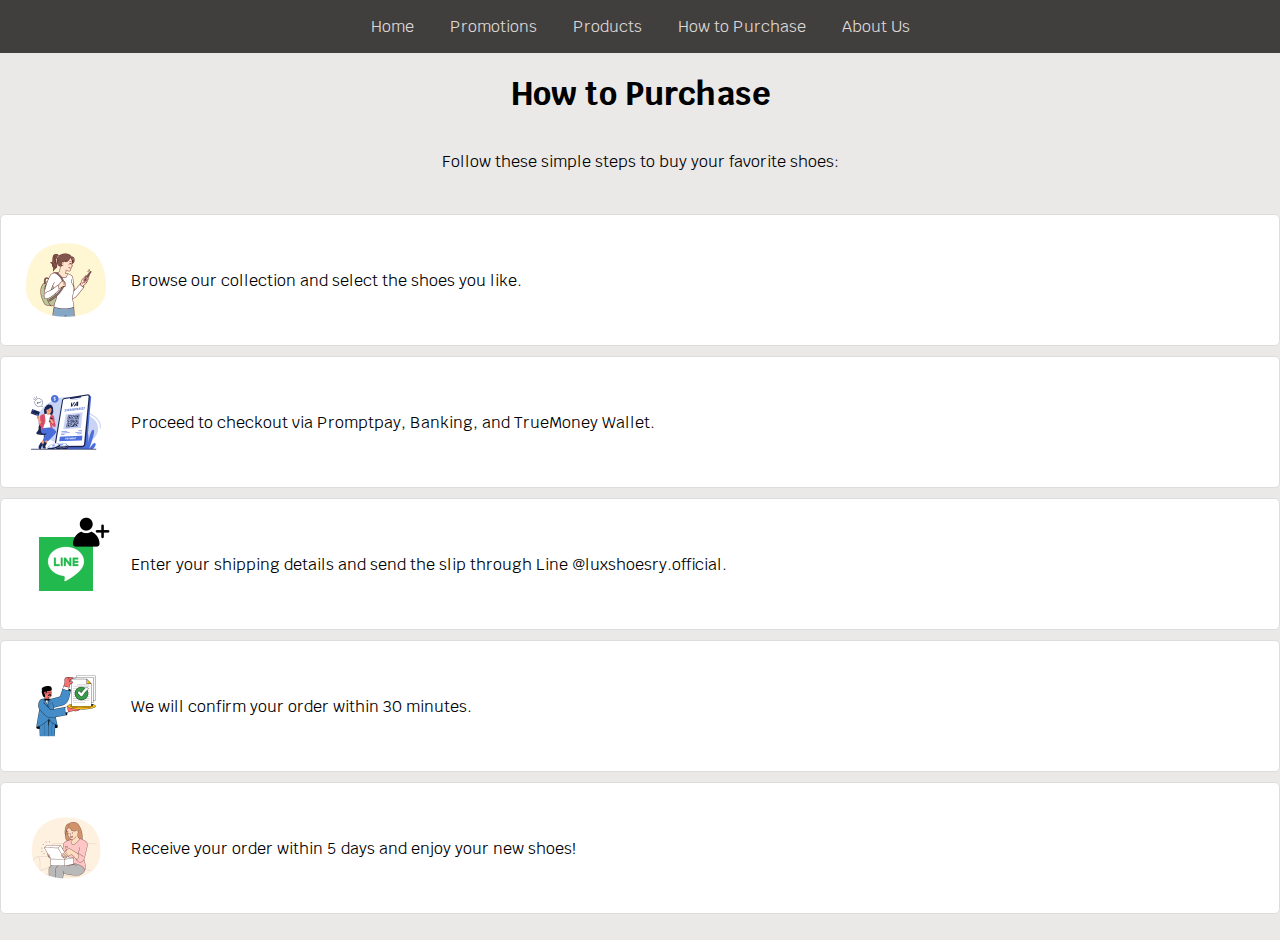
<file: howtopurchase.html>
<!DOCTYPE html>
<html>
<head>
  <title>LuxShoesry</title>
  <link rel="stylesheet" href="howtopurchase.css">
  <link rel="preconnect" href="https://fonts.googleapis.com">
  <link rel="preconnect" href="https://fonts.gstatic.com" crossorigin>
  <link href="https://fonts.googleapis.com/css2?family=Krub&display=swap" rel="stylesheet">
</head> 
<body>
  <nav>
    <a href="index.html">Home</a>
    <a href="promotions.html">Promotions</a>
    <a href="products.html">Products</a>
    <a href="howtopurchase.html">How to Purchase</a>
    <a href="aboutus.html">About Us</a>
  </nav>

  <h1>How to Purchase</h1>
  <p>Follow these simple steps to buy your favorite shoes:</p>
  <ol>
    <li class="step-1">
      <img src="1.png" alt="Browse Collection">
      Browse our collection and select the shoes you like.
    </li>
    <li class="step-2">
      <img src="2.png" alt="Checkout">
      Proceed to checkout via Promptpay, Banking, and TrueMoney Wallet.
    </li>
    <li class="step-3">
      <img src="3.png" alt="Shipping Details">
      Enter your shipping details and send the slip through Line @luxshoesry.official.
    </li>
    <li class="step-4">
      <img src="4.png" alt="Order Confirmation">
      We will confirm your order within 30 minutes.
    </li>
    <li class="step-5">
      <img src="5.png" alt="Enjoy Your Shoes">
      Receive your order within 5 days and enjoy your new shoes!
    </li>
  </ol>  
</body>
</html>
</file>
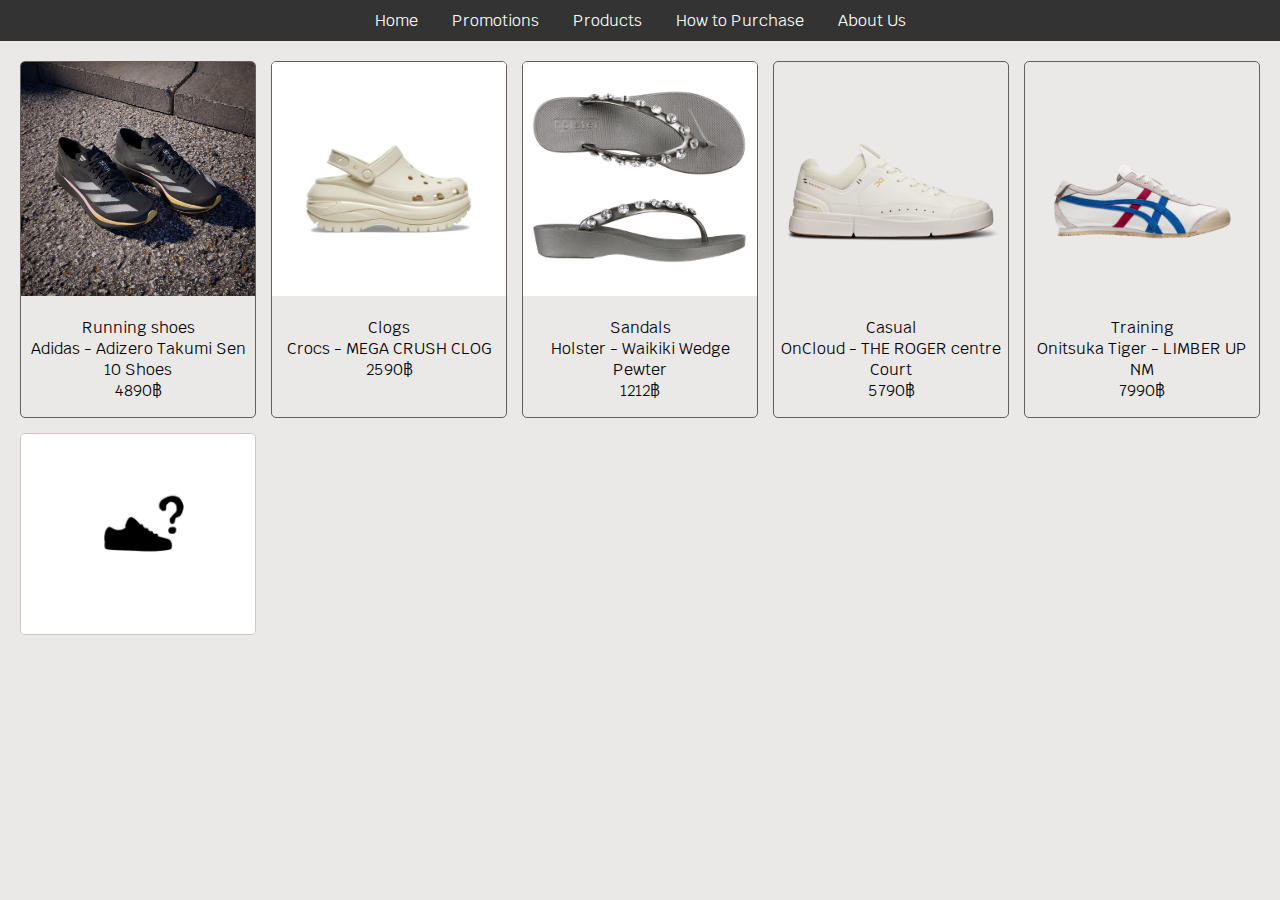
<file: products.html>
<!DOCTYPE html>
<html lang="en">
<head>
    <meta charset="UTF-8">
    <meta name="viewport" content="width=device-width, initial-scale=1.0">
    <title>LuxShoesry</title>
    <link rel="stylesheet" href="products.css">
    <link rel="preconnect" href="https://fonts.googleapis.com">
    <link rel="preconnect" href="https://fonts.gstatic.com" crossorigin>
    <link href="https://fonts.googleapis.com/css2?family=Krub&display=swap" rel="stylesheet">
</head>
<body>
    <nav>
        <a href="index.html">Home</a>
        <a href="promotions.html">Promotions</a>
        <a href="products.html">Products</a>
        <a href="howtopurchase.html">How to Purchase</a>
        <a href="aboutus.html">About Us</a>
    </nav>

    <div class="product-container">
        <!-- Product 1 -->
        <div class="product">
            <a href="#lightbox1">
                <img src="adizero.png" alt="Shoe 1">
            </a>
            <p>Running shoes <br> Adidas - Adizero Takumi Sen 10 Shoes <br> 4890฿</p>
        </div>
        <div id="lightbox1" class="lightbox">
            <a href="#_"><img src="adizero.2.avif" alt="Shoe 1 Enlarged"></a>
            <a href="#_"><img src="adizero.3.avif" alt="Shoe 1 Additional View"></a>
        </div>

        <!-- Product 2 -->
        <div class="product">
            <a href="#lightbox2">
                <img src="crocs.webp" alt="Shoe 2">
            </a>
            <p>Clogs<br> Crocs - MEGA CRUSH CLOG <br> 2590฿</p>
        </div>
        <div id="lightbox2" class="lightbox">
            <a href="#_"><img src="crocs.2.webp" alt="Shoe 2 Enlarged"></a>
            <a href="#_"><img src="crocs.3.webp" alt="Shoe 2 Additional View"></a>
        </div>

        <!-- Product 3 -->
        <div class="product">
            <a href="#lightbox3">
                <img src="holster.webp" alt="Shoe 3">
            </a>
            <p>Sandals<br> Holster - Waikiki Wedge Pewter <br> 1212฿</p>
        </div>
        <div id="lightbox3" class="lightbox">
            <a href="#_"><img src="holster.webp" alt="Shoe 3 Enlarged"></a>
            <a href="#_"><img src="holster.2.webp" alt="Shoe 3 Additional View"></a>
        </div>

        <!-- Product 4 -->
        <div class="product">
            <a href="#lightbox4">
                <img src="oncloud.avif" alt="Shoe 4">
            </a>
            <p>Casual<br> OnCloud - THE ROGER centre Court <br> 5790฿</p>
        </div>
        <div id="lightbox4" class="lightbox">
            <a href="#_"><img src="oncloud.1.avif" alt="Shoe 4 Enlarged"></a>
            <a href="#_"><img src="oncloud.2.avif" alt="Shoe 4 Additional View"></a>
        </div>

        <!-- Product 5 -->
        <div class="product">
            <a href="#lightbox5">
                <img src="onitsuka.webp" alt="Shoe 5">
            </a>
            <p>Training<br> Onitsuka Tiger - LIMBER UP NM <br> 7990฿</p>
        </div>
        <div id="lightbox5" class="lightbox">
            <a href="#_"><img src="onitsuka.1.webp" alt="Shoe 5 Enlarged"></a>
            <a href="#_"><img src="onitsuka.2.webp" alt="Shoe 5 Additional View"></a>
        </div>

        <!-- Product 6 (Coming Soon) -->
        <div class="product coming-soon">
            <div class="image-container">
                <img src="comingsoon.png" alt="Coming Soon Shoe">
                <div class="overlay-text">Coming Soon - Stay Tuned!</div>
             </div>
        </div>


    </div>

    <script src="script.js"></script>

</body>
</html>
</file>
<file: howtopurchase.css>
body { 
    font-family: 'Krub', serif;
    margin: 0;
    padding: 0;
    display: flex; /* Enables flexbox */
    flex-direction: column;/* Aligns items in a column */
    background-color:#ebe8e8;
}

nav {
    background-color: #413f3d;
    color: white;
    padding: 1rem;
    text-align: center;
    position: static;
}
nav a {
    color: #ded7d6;
    margin: 0 1em;
    text-decoration: none;
    transition: background-color 0.3s;
}
nav a:hover {
    background-color: #555;
}
h1 {
    text-align: center;
    margin-top: 20px;
}

p {
    text-align: center;
}
.krub-regular {
    font-family: "Krub", serif;
    font-weight: 400;
    font-style: normal;

}

ol {
    list-style-type: none; /* Remove default list styling */
    padding: 0;
}

ol li {
    background-color: #fff;
    border: 1px solid #ddd;
    border-radius: 5px;
    margin: 10px 0;
    padding: 15px;
    display: flex; /* Use flexbox for layout */
    align-items: center; /* Center items vertically */
}

ol li img {
    width: 100px; /* Adjust size as needed */
    height: auto; /* Maintain aspect ratio */
    margin-right: 15px; /* Space between image and text */
}
</file>
<file: products.css>
body { 
    font-family: 'Krub', serif;
    margin: 0;
    padding: 0;
    display: flex; /* Enables flexbox */
    flex-direction: column;/* Aligns items in a column */
    background-color:#ebe8e8;
}

.logo {
    width: 30%;
    height: 30%;
}

.logo-container {
    display: flex;
    justify-content: center;
    margin-top: 9rem;
}
nav {
    background-color: #413f3d;
    color: white;
    padding: 1rem;
    text-align: center;
    position: sticky;
    top: 0;
}
nav a {
    color: #ded7d6;
    margin: 0 1em;
    text-decoration: none;
    transition: background-color 0.3s;
    position: sticky;
    top: 0;
}
nav a:hover {
    background-color: #555;
}
body {
    font-family: 'Krub', sans-serif;
    margin: 0;
    padding: 0;
}

nav {
    background-color: #333;
    color: white;
    padding: 10px;
    text-align: center;
}

nav a {
    color: white;
    margin: 0 15px;
    text-decoration: none;
}

.product-container {
    display: grid;
    grid-template-columns: repeat(auto-fill, minmax(200px, 1fr));
    gap: 15px;
    padding: 20px;
}

.product {
    border: 1px solid #665d5d;
    border-radius: 5px;
    overflow: hidden;
    text-align: center;
}

.product img {
    width: 100%;
    height: auto; /* Maintain aspect ratio */
}

.lightbox {
    display: none; /* Hidden by default */
    position: fixed;
    top: 0;
    left: 0;
    width: 100%;
    height: 100%;
    background-color: rgba(0, 0, 0, 0.8);
    justify-content: center;
    align-items: center;
}

.lightbox.active {
    display: flex; /* Show when active */
}

.lightbox img {
    width: 700px; /* Fixed size for all images */
    height: auto; /* Maintain aspect ratio */
    margin: 10px;
}

.product.coming-soon {
    border: 1px solid #cec4c4; /* เพิ่มกรอบรอบผลิตภัณฑ์ */
    border-radius: 5px; /* มุมโค้งของกรอบ */
    overflow: hidden; /* ป้องกันไม่ให้เนื้อหาล้นออกจากกรอบ */
    position: relative; /* เพื่อให้ overlay ทำงานได้ */
}

.image-container {
    position: relative;
    width: 100%;
    height: 200px; /* กำหนดความสูงคงที่ */
}

.image-container img {
    width: 100%;
    height: 100%; /* ทำให้ภาพเต็มพื้นที่ */
    object-fit: cover; /* ทำให้ภาพไม่บิดเบือน */
}

.overlay-text {
    position: absolute;
    top: 135%;
    left: 50%;
    transform: translate(-50%, -50%); /* จัดตำแหน่งกลาง */
    color: white;
    background-color: rgba(0, 0, 0, 0.7); /* พื้นหลังทึบ */
    padding: 10px;
    border-radius: 5px; /* เพิ่มมุมโค้งให้กับพื้นหลัง */
    z-index: 10; /* ให้ข้อความอยู่เหนือรูปภาพ */
}

.coming-soon {
    display: block; /* Initially visible */
    border: 2px solid #ccc; /* Add border */
    border-radius: 5px; /* Rounded corners */
    overflow: hidden; /* Prevent overflow */
}
</file>
